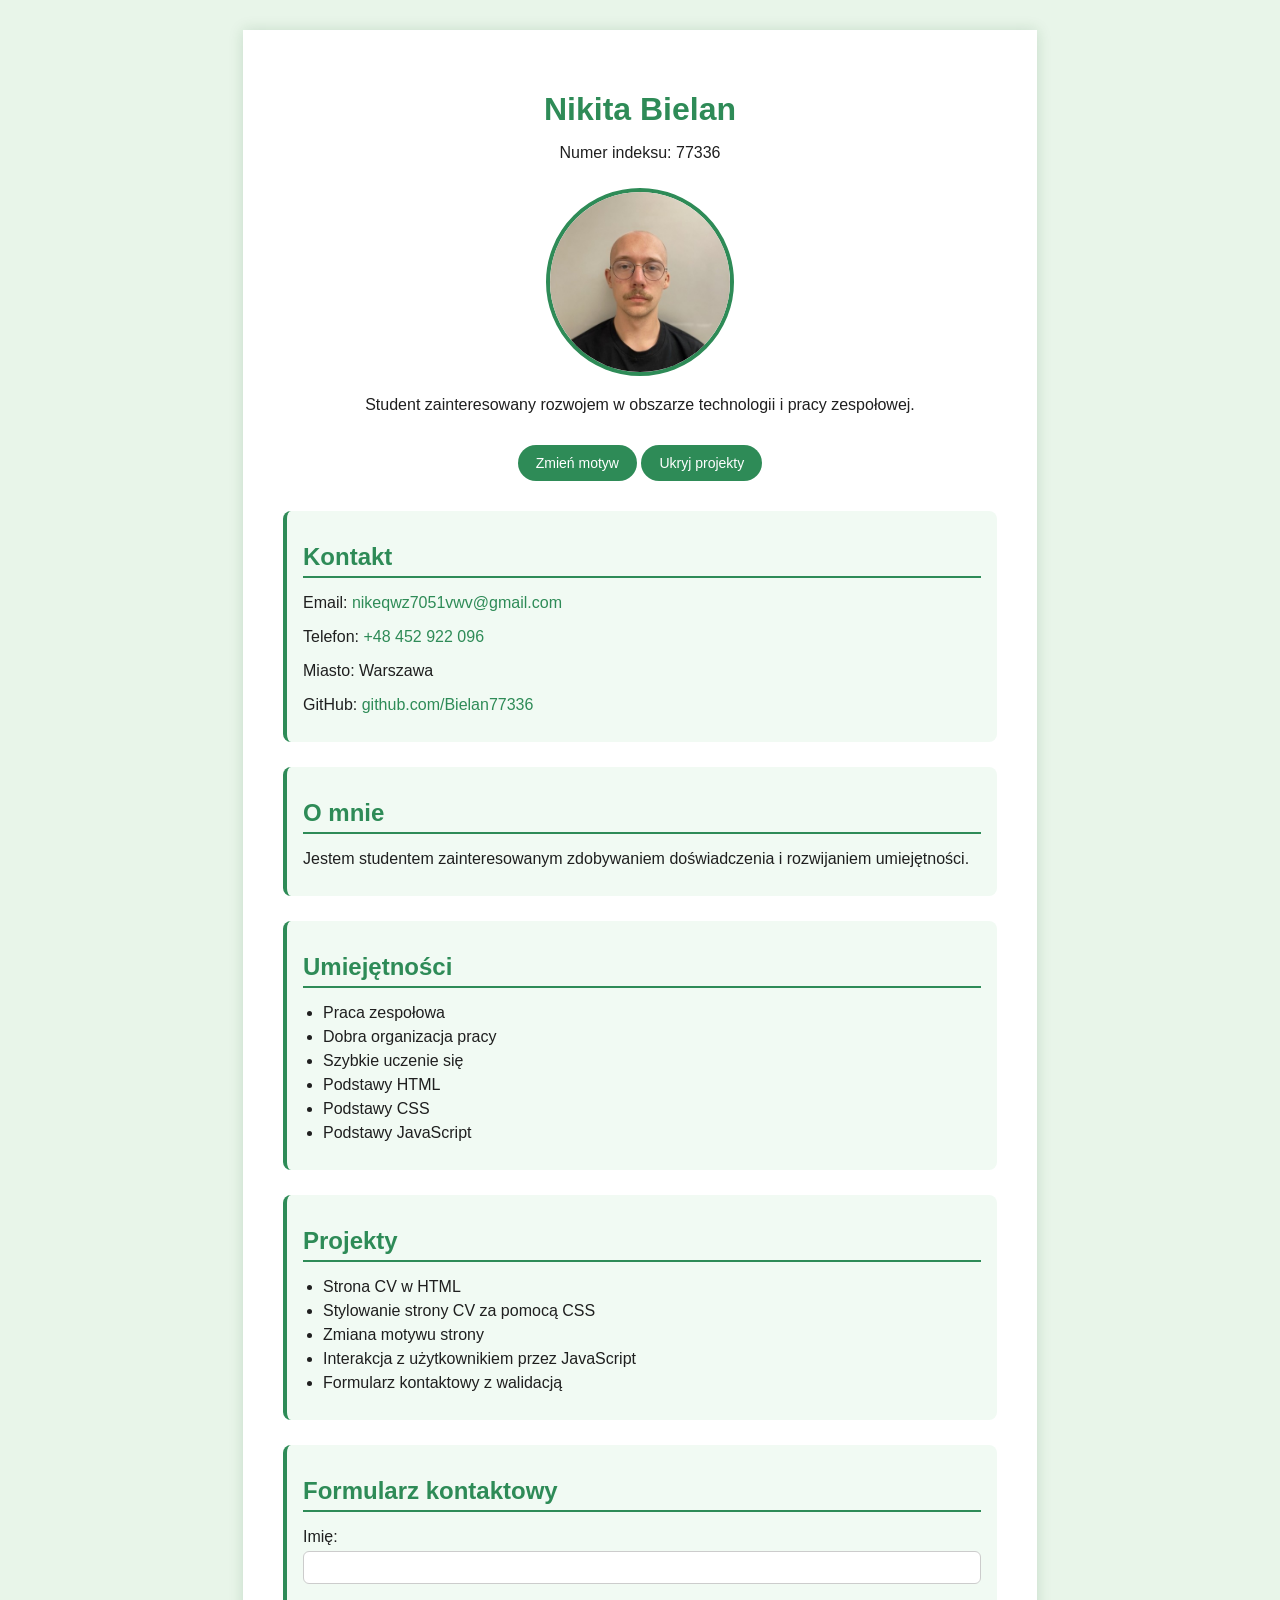
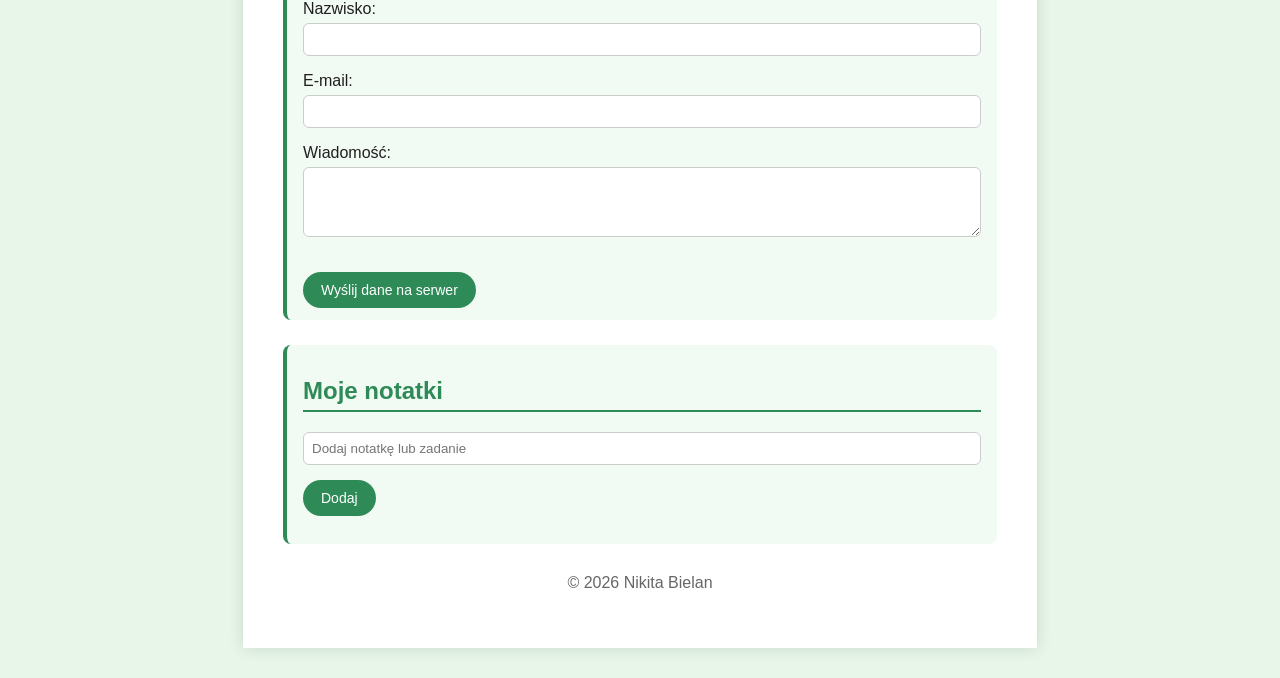
<file: zad1_cv/index.html>
<!DOCTYPE html>
<html lang="pl">
<head>
    <meta charset="UTF-8">
    <meta name="viewport" content="width=device-width, initial-scale=1.0">
    <title>CV - Nikita Bielan</title>
    <link rel="stylesheet" href="green.css" id="themeStylesheet">
</head>
<body>

    <main>
        <header>
            <h1>Nikita Bielan</h1>
            <p>Numer indeksu: 77336</p>

            <img src="photo.jpg" alt="Zdjęcie profilowe Nikity Bielana" width="180">

            <p>
                Student zainteresowany rozwojem w obszarze technologii i pracy zespołowej.
            </p>

            <button id="toggleTheme">Zmień motyw</button>
            <button id="toggleProjects">Ukryj projekty</button>
        </header>

        <section>
            <h2>Kontakt</h2>

            <p>
                Email:
                <a href="mailto:nikeqwz7051vwv@gmail.com">
                    nikeqwz7051vwv@gmail.com
                </a>
            </p>

            <p>
                Telefon:
                <a href="tel:+48452922096">
                    +48 452 922 096
                </a>
            </p>

            <p>Miasto: Warszawa</p>

            <p>
                GitHub:
                <a href="https://github.com/Bielan77336" target="_blank">
                    github.com/Bielan77336
                </a>
            </p>
        </section>

        <section>
            <h2>O mnie</h2>

            <p>
                Jestem studentem zainteresowanym zdobywaniem doświadczenia
                i rozwijaniem umiejętności.
            </p>
        </section>

        <section>
            <h2>Umiejętności</h2>

            <ul id="skillsList"></ul>
        </section>

        <section id="projectsSection">
            <h2>Projekty</h2>

            <ul id="projectsList"></ul>
        </section>

        <section>
            <h2>Formularz kontaktowy</h2>

            <form id="contactForm" novalidate>

                <p>
                    Imię:<br>

                    <input type="text" id="imie">

                    <span class="error" id="errorImie"></span>
                </p>

                <p>
                    Nazwisko:<br>

                    <input type="text" id="nazwisko">

                    <span class="error" id="errorNazwisko"></span>
                </p>

                <p>
                    E-mail:<br>

                    <input type="email" id="email">

                    <span class="error" id="errorEmail"></span>
                </p>

                <p>
                    Wiadomość:<br>

                    <textarea id="wiadomosc"></textarea>

                    <span class="error" id="errorWiadomosc"></span>
                </p>

                <button type="submit">
                    Wyślij dane na serwer
                </button>

            </form>
        </section>

        <section>
            <h2>Moje notatki</h2>

            <input
                type="text"
                id="noteInput"
                placeholder="Dodaj notatkę lub zadanie"
            >

            <button id="addNote">
                Dodaj
            </button>

            <ul id="notesList"></ul>
        </section>

        <footer>
            <p>© 2026 Nikita Bielan</p>
        </footer>
    </main>

    <script src="script.js"></script>

</body>
</html>
</file>
<file: zad1_cv/green.css>
body {
    font-family: Verdana, Geneva, sans-serif;
    background-color: #e8f5e9;
    margin: 0;
    padding: 30px;
    color: #1f1f1f;
}

main {
    background-color: #ffffff;
    max-width: 794px;
    min-height: 1123px;
    margin: 0 auto;
    padding: 40px;
    box-sizing: border-box;
    box-shadow: 0 0 14px rgba(0, 80, 30, 0.15);
}

header {
    text-align: center;
    margin-bottom: 30px;
}

img {
    border-radius: 50%;
    margin-top: 10px;
    border: 4px solid #2e8b57;
}

section {
    margin-bottom: 25px;
    padding: 12px 16px;
    background-color: #f1faf3;
    border-left: 4px solid #2e8b57;
    border-radius: 8px;
}

h1 {
    color: #2e8b57;
    margin-bottom: 10px;
}

h2 {
    color: #2e8b57;
    border-bottom: 2px solid #2e8b57;
    padding-bottom: 5px;
    margin-bottom: 15px;
}

h3 {
    margin-bottom: 5px;
}

a {
    color: #2e8b57;
    text-decoration: none;
}

a:hover {
    text-decoration: underline;
}

ul {
    padding-left: 20px;
}

li {
    margin-bottom: 6px;
}

footer {
    text-align: center;
    margin-top: 30px;
    color: #666666;
}

button {
    margin-top: 15px;
    padding: 10px 18px;
    border: none;
    border-radius: 20px;
    background-color: #2e8b57;
    color: white;
    font-size: 14px;
    cursor: pointer;
}

button:hover {
    opacity: 0.85;
}

input, textarea {
    width: 100%;
    padding: 8px;
    margin-top: 5px;
    border-radius: 6px;
    border: 1px solid #ccc;
    box-sizing: border-box;
}

textarea {
    min-height: 70px;
}

.error {
    display: block;
    color: red;
    font-size: 12px;
    margin-top: 4px;
}

#notesList li {
    display: flex;
    justify-content: space-between;
    align-items: center;
}
</file>
